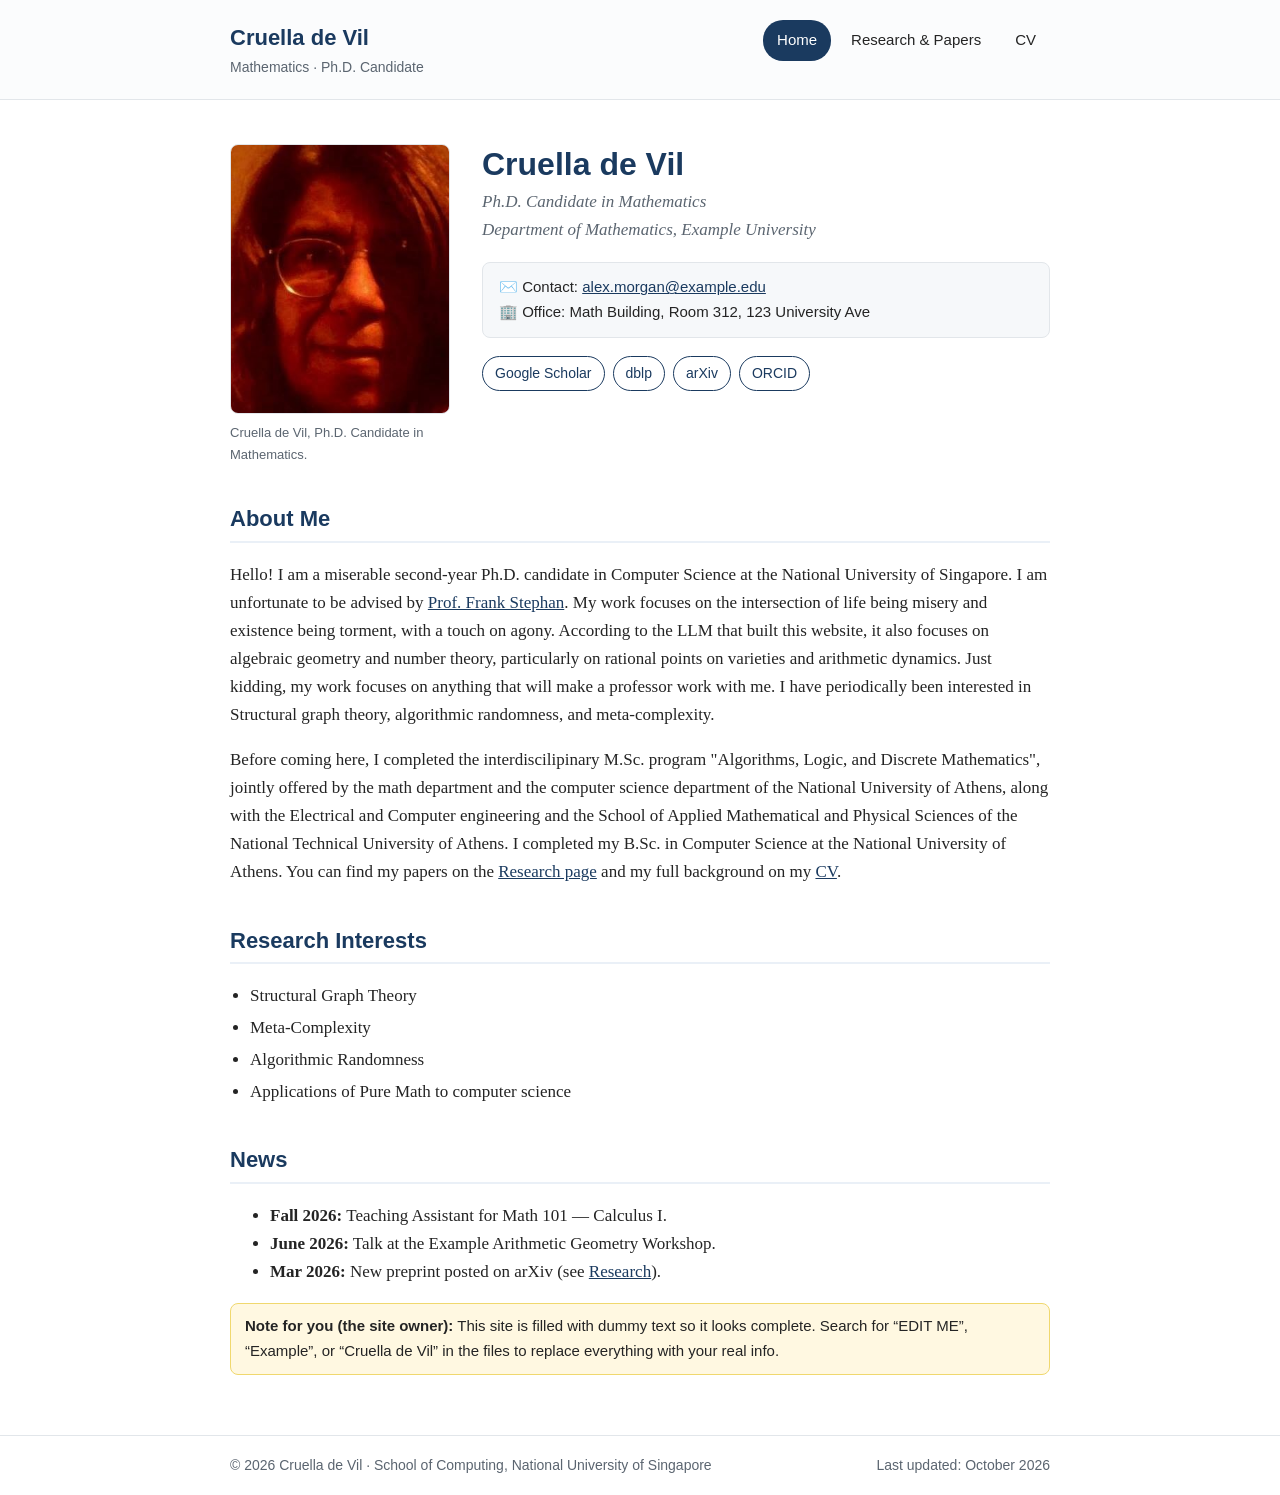
<file: index.html>
<!DOCTYPE html>
<html lang="en">
<head>
  <meta charset="UTF-8" />
  <meta name="viewport" content="width=device-width, initial-scale=1.0" />
  <title>Cruella de Vil — Mathematics PhD Candidate</title>
  <meta name="description" content="Personal academic page of Cruella de Vil, PhD in Mathematics. Research interests, papers, and CV." />
  <link rel="stylesheet" href="styles.css" />
</head>
<body>

  <header class="site-header">
    <div class="site-header-inner">
      <a class="site-title" href="index.html">
        Cruella de Vil
        <small>Mathematics · Ph.D. Candidate</small>
      </a>
      <nav class="main-nav">
        <a href="index.html" class="active">Home</a>
        <a href="research.html">Research & Papers</a>
        <a href="cv.html">CV</a>
      </nav>
    </div>
  </header>

  <main>
    <!-- EDIT ME: Replace the name, photo, and text below with your own. -->
    <div class="profile">
      <div class="profile-photo">
        <!-- Your personal photo. Placeholder kept as profile-placeholder.svg for future use. -->
        <img src="image.jpeg" alt="Portrait photo of Cruella de Vil" />
        <div class="photo-caption">Cruella de Vil, Ph.D. Candidate in Mathematics.</div>
      </div>

      <div class="profile-info">
        <h1 class="name">Cruella de Vil</h1>
        <p class="position">Ph.D. Candidate in Mathematics<br />Department of Mathematics, Example University</p>

        <div class="contact-box">
          ✉️ Contact: <a href="mailto:alex.morgan@example.edu">alex.morgan@example.edu</a><br />
          🏢 Office: Math Building, Room 312, 123 University Ave
        </div>

        <div class="links-row">
          <a href="https://scholar.google.com/" target="_blank" rel="noopener">Google Scholar</a>
          <a href="https://dblp.org/" target="_blank" rel="noopener">dblp</a>
          <a href="https://arxiv.org/" target="_blank" rel="noopener">arXiv</a>
          <a href="https://orcid.org/" target="_blank" rel="noopener">ORCID</a>
        </div>
      </div>
    </div>

    <h2>About Me</h2>
    <p>
       Hello! I am a miserable second-year Ph.D. candidate in Computer Science at the National University of Singapore. I am unfortunate to be
      advised by <a href="#">Prof. Frank Stephan</a>. My work focuses on the intersection of life being misery and existence being torment, with a touch on agony. 
	  According to the LLM that built this website, it also focuses on
      algebraic geometry and number theory, particularly on rational points on varieties
      and arithmetic dynamics. Just kidding, my work focuses on anything that will make a professor work with me. I have periodically been interested in Structural graph
	  theory, algorithmic randomness, and meta-complexity.

    </p>
    <p>
      Before coming here, I completed the interdiscilipinary M.Sc. program "Algorithms, Logic, and Discrete Mathematics", jointly offered by 
	  the math department and 
	  the computer science department of the National University of Athens, along with 
	  the Electrical and Computer engineering and 
	  the School of Applied Mathematical and Physical Sciences of the National Technical University of Athens.
	  
      I completed my B.Sc. in Computer Science at the National University of Athens. You can find my papers on the
      <a href="research.html">Research page</a> and my full background on my <a href="cv.html">CV</a>.
    </p>

    <h2>Research Interests</h2>
    <ul class="interests">
      <li>Structural Graph Theory</li>
      <li>Meta-Complexity</li>
      <li>Algorithmic Randomness</li>
      <li>Applications of Pure Math to computer science</li>
    </ul>

    <h2>News</h2>
    <ul>
      <li><strong>Fall 2026:</strong> Teaching Assistant for Math 101 — Calculus I.</li>
      <li><strong>June 2026:</strong> Talk at the Example Arithmetic Geometry Workshop.</li>
      <li><strong>Mar 2026:</strong> New preprint posted on arXiv (see <a href="research.html">Research</a>).</li>
    </ul>

    <div class="notice">
      <strong>Note for you (the site owner):</strong> This site is filled with dummy text so it looks complete.
      Search for “EDIT ME”, “Example”, or “Cruella de Vil” in the files to replace everything with your real info.
    </div>
  </main>

  <footer>
    <div class="inner">
      <span>© 2026 Cruella de Vil · School of Computing, National University of Singapore</span>
      <span>Last updated: October 2026</span>
    </div>
  </footer>

</body>
</html>
</file>
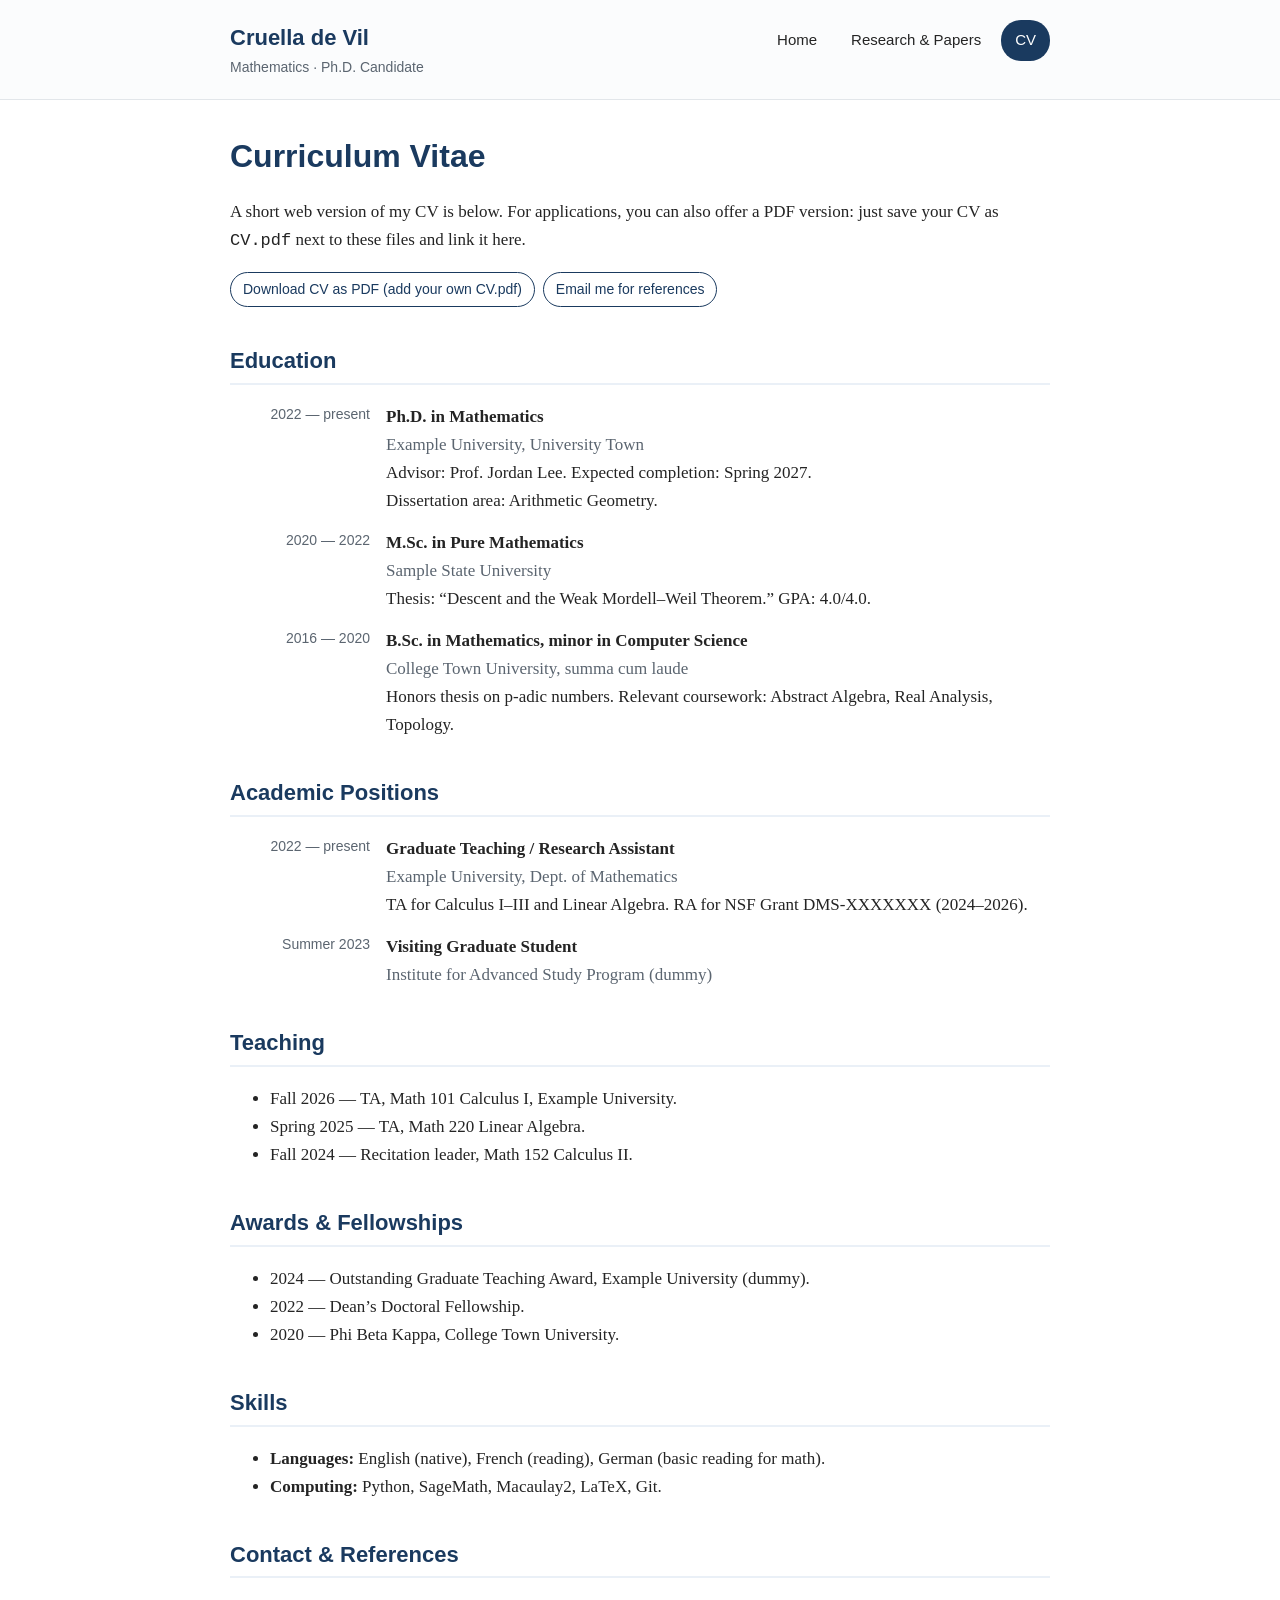
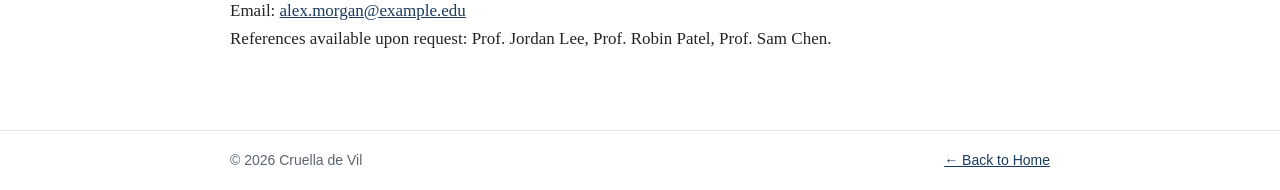
<file: cv.html>
<!DOCTYPE html>
<html lang="en">
<head>
  <meta charset="UTF-8" />
  <meta name="viewport" content="width=device-width, initial-scale=1.0" />
  <title>CV — Cruella de Vil</title>
  <link rel="stylesheet" href="styles.css" />
</head>
<body>

  <header class="site-header">
    <div class="site-header-inner">
      <a class="site-title" href="index.html">
        Cruella de Vil
        <small>Mathematics · Ph.D. Candidate</small>
      </a>
      <nav class="main-nav">
        <a href="index.html">Home</a>
        <a href="research.html">Research & Papers</a>
        <a href="cv.html" class="active">CV</a>
      </nav>
    </div>
  </header>

  <main>
    <h1>Curriculum Vitae</h1>
    <p>
      A short web version of my CV is below. For applications, you can also offer a PDF version:
      just save your CV as <code>CV.pdf</code> next to these files and link it here.
    </p>
    <div class="links-row">
      <a href="CV.pdf">Download CV as PDF (add your own CV.pdf)</a>
      <a href="mailto:alex.morgan@example.edu">Email me for references</a>
    </div>

    <!-- EDIT ME: replace all dummy entries below with your real history. -->

    <h2>Education</h2>
    <div class="cv-section">
      <div class="cv-item">
        <div class="cv-date">2022 — present</div>
        <div class="cv-detail">
          <strong>Ph.D. in Mathematics</strong>
          <span class="institution">Example University, University Town</span><br />
          Advisor: Prof. Jordan Lee. Expected completion: Spring 2027.<br />
          Dissertation area: Arithmetic Geometry.
        </div>
      </div>
      <div class="cv-item">
        <div class="cv-date">2020 — 2022</div>
        <div class="cv-detail">
          <strong>M.Sc. in Pure Mathematics</strong>
          <span class="institution">Sample State University</span><br />
          Thesis: “Descent and the Weak Mordell–Weil Theorem.” GPA: 4.0/4.0.
        </div>
      </div>
      <div class="cv-item">
        <div class="cv-date">2016 — 2020</div>
        <div class="cv-detail">
          <strong>B.Sc. in Mathematics, minor in Computer Science</strong>
          <span class="institution">College Town University, summa cum laude</span><br />
          Honors thesis on p-adic numbers. Relevant coursework: Abstract Algebra, Real Analysis, Topology.
        </div>
      </div>
    </div>

    <h2>Academic Positions</h2>
    <div class="cv-section">
      <div class="cv-item">
        <div class="cv-date">2022 — present</div>
        <div class="cv-detail">
          <strong>Graduate Teaching / Research Assistant</strong>
          <span class="institution">Example University, Dept. of Mathematics</span><br />
          TA for Calculus I–III and Linear Algebra. RA for NSF Grant DMS-XXXXXXX (2024–2026).
        </div>
      </div>
      <div class="cv-item">
        <div class="cv-date">Summer 2023</div>
        <div class="cv-detail">
          <strong>Visiting Graduate Student</strong>
          <span class="institution">Institute for Advanced Study Program (dummy)</span>
        </div>
      </div>
    </div>

    <h2>Teaching</h2>
    <ul>
      <li>Fall 2026 — TA, Math 101 Calculus I, Example University.</li>
      <li>Spring 2025 — TA, Math 220 Linear Algebra.</li>
      <li>Fall 2024 — Recitation leader, Math 152 Calculus II.</li>
    </ul>

    <h2>Awards & Fellowships</h2>
    <ul>
      <li>2024 — Outstanding Graduate Teaching Award, Example University (dummy).</li>
      <li>2022 — Dean’s Doctoral Fellowship.</li>
      <li>2020 — Phi Beta Kappa, College Town University.</li>
    </ul>

    <h2>Skills</h2>
    <ul>
      <li><strong>Languages:</strong> English (native), French (reading), German (basic reading for math).</li>
      <li><strong>Computing:</strong> Python, SageMath, Macaulay2, LaTeX, Git.</li>
    </ul>

    <h2>Contact & References</h2>
    <p>
      Email: <a href="mailto:alex.morgan@example.edu">alex.morgan@example.edu</a><br />
      References available upon request: Prof. Jordan Lee, Prof. Robin Patel, Prof. Sam Chen.
    </p>
  </main>

  <footer>
    <div class="inner">
      <span>© 2026 Cruella de Vil</span>
      <span><a href="index.html">← Back to Home</a></span>
    </div>
  </footer>

</body>
</html>
</file>
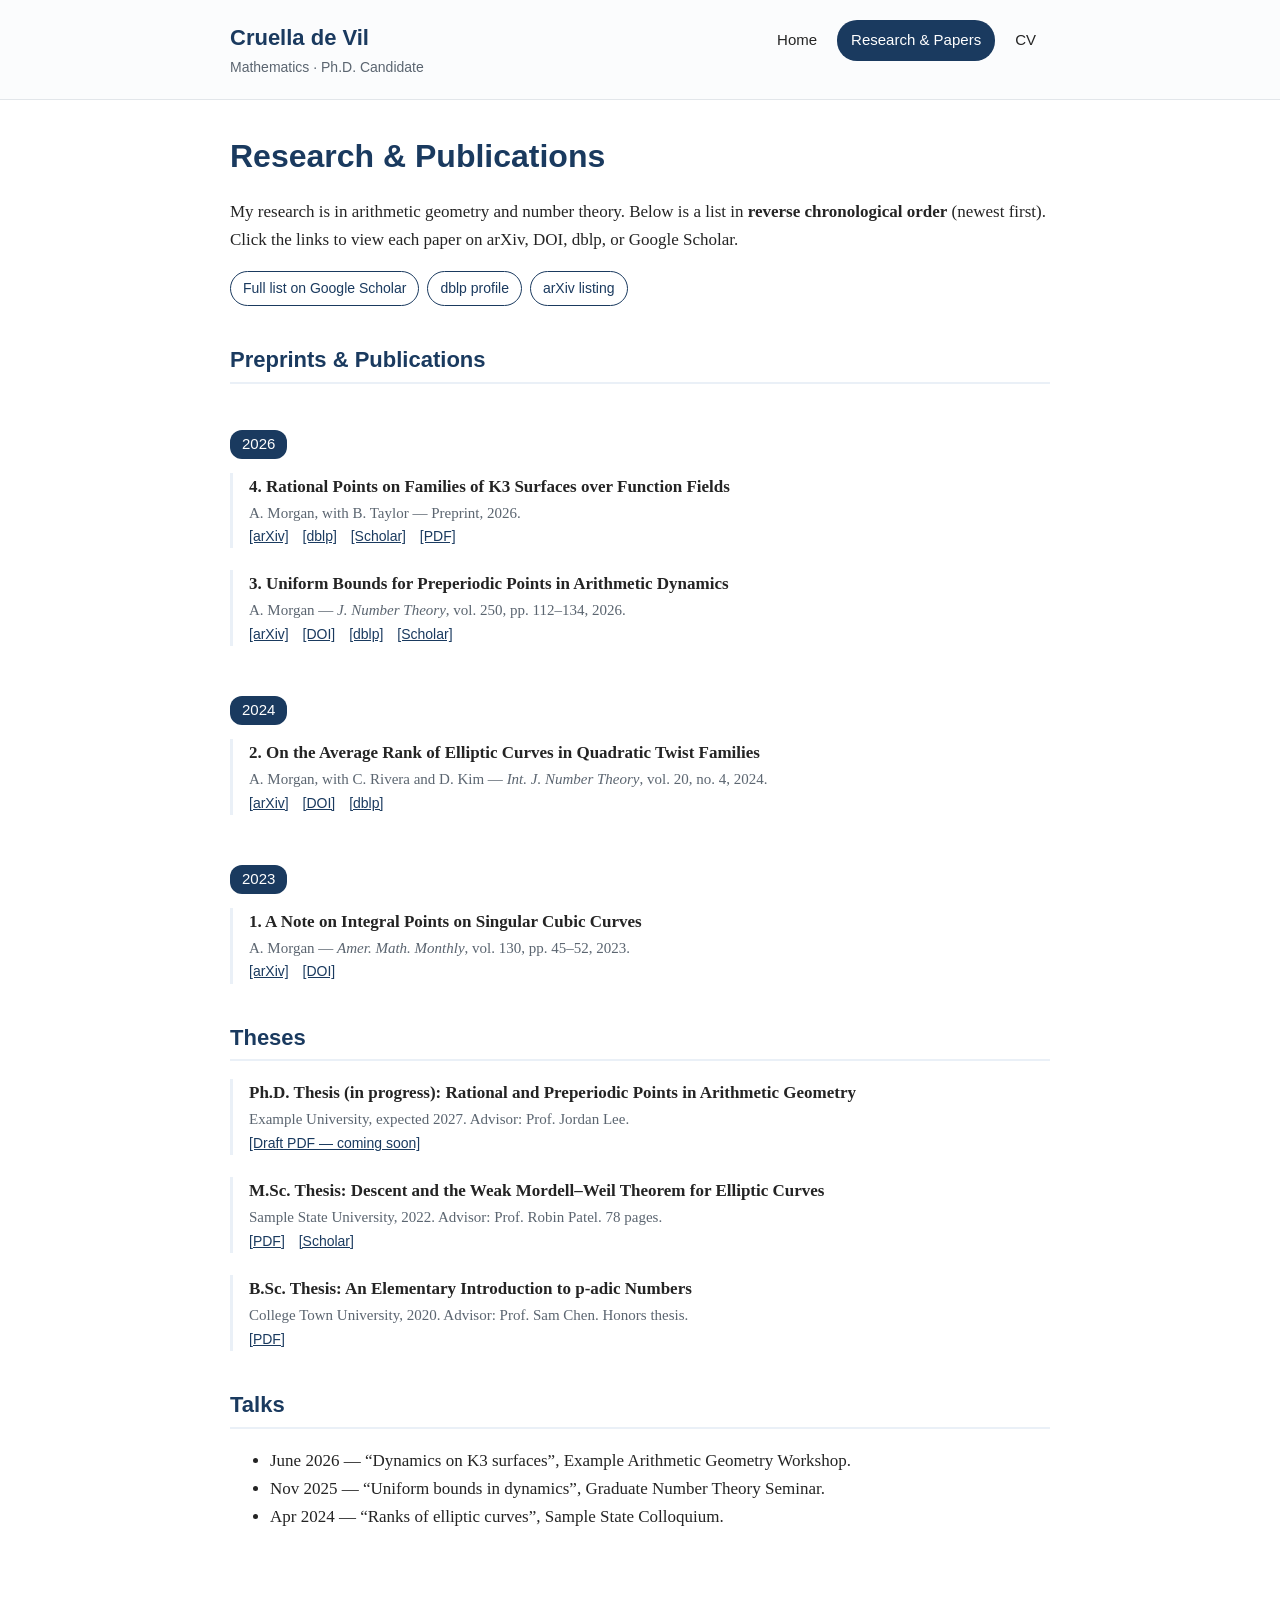
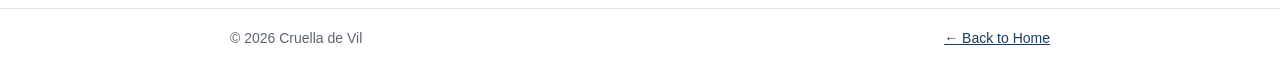
<file: research.html>
<!DOCTYPE html>
<html lang="en">
<head>
  <meta charset="UTF-8" />
  <meta name="viewport" content="width=device-width, initial-scale=1.0" />
  <title>Research & Papers — Cruella de Vil</title>
  <link rel="stylesheet" href="styles.css" />
</head>
<body>

  <header class="site-header">
    <div class="site-header-inner">
      <a class="site-title" href="index.html">
        Cruella de Vil
        <small>Mathematics · Ph.D. Candidate</small>
      </a>
      <nav class="main-nav">
        <a href="index.html">Home</a>
        <a href="research.html" class="active">Research & Papers</a>
        <a href="cv.html">CV</a>
      </nav>
    </div>
  </header>

  <main>
    <h1>Research & Publications</h1>
    <p>
      My research is in arithmetic geometry and number theory. Below is a list in
      <strong>reverse chronological order</strong> (newest first). Click the links to view
      each paper on arXiv, DOI, dblp, or Google Scholar.
    </p>

    <div class="links-row">
      <a href="https://scholar.google.com/" target="_blank" rel="noopener">Full list on Google Scholar</a>
      <a href="https://dblp.org/" target="_blank" rel="noopener">dblp profile</a>
      <a href="https://arxiv.org/" target="_blank" rel="noopener">arXiv listing</a>
    </div>

    <h2>Preprints & Publications</h2>

    <!-- EDIT ME: replace these dummy entries with your real papers. Keep newest first. -->
    <div class="year-heading">2026</div>

    <div class="paper">
      <div class="paper-title">4. Rational Points on Families of K3 Surfaces over Function Fields</div>
      <div class="paper-meta">A. Morgan, with B. Taylor — Preprint, 2026.</div>
      <div class="paper-links">
        <a href="https://arxiv.org/abs/2401.00004" target="_blank" rel="noopener">[arXiv]</a>
        <a href="https://dblp.org/" target="_blank" rel="noopener">[dblp]</a>
        <a href="https://scholar.google.com/" target="_blank" rel="noopener">[Scholar]</a>
        <a href="#">[PDF]</a>
      </div>
    </div>

    <div class="paper">
      <div class="paper-title">3. Uniform Bounds for Preperiodic Points in Arithmetic Dynamics</div>
      <div class="paper-meta">A. Morgan — <em>J. Number Theory</em>, vol. 250, pp. 112–134, 2026.</div>
      <div class="paper-links">
        <a href="https://arxiv.org/abs/2401.00003" target="_blank" rel="noopener">[arXiv]</a>
        <a href="https://doi.org/10.1000/example3" target="_blank" rel="noopener">[DOI]</a>
        <a href="https://dblp.org/" target="_blank" rel="noopener">[dblp]</a>
        <a href="https://scholar.google.com/" target="_blank" rel="noopener">[Scholar]</a>
      </div>
    </div>

    <div class="year-heading">2024</div>

    <div class="paper">
      <div class="paper-title">2. On the Average Rank of Elliptic Curves in Quadratic Twist Families</div>
      <div class="paper-meta">A. Morgan, with C. Rivera and D. Kim — <em>Int. J. Number Theory</em>, vol. 20, no. 4, 2024.</div>
      <div class="paper-links">
        <a href="https://arxiv.org/abs/2401.00002" target="_blank" rel="noopener">[arXiv]</a>
        <a href="https://doi.org/10.1000/example2" target="_blank" rel="noopener">[DOI]</a>
        <a href="https://dblp.org/" target="_blank" rel="noopener">[dblp]</a>
      </div>
    </div>

    <div class="year-heading">2023</div>

    <div class="paper">
      <div class="paper-title">1. A Note on Integral Points on Singular Cubic Curves</div>
      <div class="paper-meta">A. Morgan — <em>Amer. Math. Monthly</em>, vol. 130, pp. 45–52, 2023.</div>
      <div class="paper-links">
        <a href="https://arxiv.org/abs/2401.00001" target="_blank" rel="noopener">[arXiv]</a>
        <a href="https://doi.org/10.1000/example1" target="_blank" rel="noopener">[DOI]</a>
      </div>
    </div>

    <h2>Theses</h2>

    <div class="paper">
      <div class="paper-title">Ph.D. Thesis (in progress): Rational and Preperiodic Points in Arithmetic Geometry</div>
      <div class="paper-meta">Example University, expected 2027. Advisor: Prof. Jordan Lee.</div>
      <div class="paper-links"><a href="#">[Draft PDF — coming soon]</a></div>
    </div>

    <div class="paper">
      <div class="paper-title">M.Sc. Thesis: Descent and the Weak Mordell–Weil Theorem for Elliptic Curves</div>
      <div class="paper-meta">Sample State University, 2022. Advisor: Prof. Robin Patel. 78 pages.</div>
      <div class="paper-links">
        <a href="#">[PDF]</a>
        <a href="https://scholar.google.com/" target="_blank" rel="noopener">[Scholar]</a>
      </div>
    </div>

    <div class="paper">
      <div class="paper-title">B.Sc. Thesis: An Elementary Introduction to p-adic Numbers</div>
      <div class="paper-meta">College Town University, 2020. Advisor: Prof. Sam Chen. Honors thesis.</div>
      <div class="paper-links"><a href="#">[PDF]</a></div>
    </div>

    <h2>Talks</h2>
    <ul>
      <li>June 2026 — “Dynamics on K3 surfaces”, Example Arithmetic Geometry Workshop.</li>
      <li>Nov 2025 — “Uniform bounds in dynamics”, Graduate Number Theory Seminar.</li>
      <li>Apr 2024 — “Ranks of elliptic curves”, Sample State Colloquium.</li>
    </ul>
  </main>

  <footer>
    <div class="inner">
      <span>© 2026 Cruella de Vil</span>
      <span><a href="index.html">← Back to Home</a></span>
    </div>
  </footer>

</body>
</html>
</file>
<file: styles.css>
/* Academic personal site — simple, professional, no framework needed.
   To change colors, edit the variables below. */

:root {
  --bg: #ffffff;
  --text: #242424;
  --muted: #5b6570;
  --accent: #1a3a5f; /* classic academic navy */
  --accent-light: #eaf0f7;
  --border: #e2e6ea;
  --max-width: 860px;
}

* { box-sizing: border-box; }

body {
  margin: 0;
  background: var(--bg);
  color: var(--text);
  font-family: Georgia, 'Times New Roman', Times, serif;
  font-size: 17px;
  line-height: 1.65;
}

a { color: var(--accent); }
a:hover { text-decoration-thickness: 2px; }

/* Top bar */
.site-header {
  border-bottom: 1px solid var(--border);
  background: #fbfcfd;
}

.site-header-inner {
  max-width: var(--max-width);
  margin: 0 auto;
  padding: 20px;
  display: flex;
  flex-wrap: wrap;
  align-items: baseline;
  justify-content: space-between;
  gap: 12px;
}

.site-title {
  font-size: 22px;
  font-weight: bold;
  color: var(--accent);
  text-decoration: none;
  font-family: -apple-system, BlinkMacSystemFont, "Segoe UI", Helvetica, Arial, sans-serif;
}
.site-title small {
  display: block;
  font-size: 14px;
  font-weight: normal;
  color: var(--muted);
}

nav.main-nav { display: flex; gap: 6px; flex-wrap: wrap; }
nav.main-nav a {
  font-family: -apple-system, BlinkMacSystemFont, "Segoe UI", Helvetica, Arial, sans-serif;
  font-size: 15px;
  text-decoration: none;
  padding: 8px 14px;
  border-radius: 20px;
  color: var(--text);
}
nav.main-nav a:hover { background: var(--accent-light); }
nav.main-nav a.active {
  background: var(--accent);
  color: white;
}

/* Page layout */
main {
  max-width: var(--max-width);
  margin: 0 auto;
  padding: 36px 20px 60px;
}

footer {
  border-top: 1px solid var(--border);
  color: var(--muted);
  font-size: 14px;
  font-family: -apple-system, sans-serif;
}
footer .inner {
  max-width: var(--max-width);
  margin: 0 auto;
  padding: 18px 20px;
  display: flex;
  justify-content: space-between;
  flex-wrap: wrap;
  gap: 8px;
}

h1, h2, h3 {
  font-family: -apple-system, BlinkMacSystemFont, "Segoe UI", Helvetica, Arial, sans-serif;
  color: var(--accent);
  line-height: 1.25;
}
h1 { font-size: 32px; margin-top: 0; }
h2 {
  font-size: 22px;
  margin-top: 40px;
  padding-bottom: 8px;
  border-bottom: 2px solid var(--accent-light);
}
h3 { font-size: 18px; }

/* Home page profile layout */
.profile {
  display: flex;
  gap: 32px;
  align-items: flex-start;
  margin-top: 8px;
}
.profile-photo {
  flex: 0 0 220px;
}
.profile-photo img {
  width: 220px;
  height: 270px;
  object-fit: cover;
  border-radius: 8px;
  border: 1px solid var(--border);
  background: #eee;
  display: block;
}
.photo-caption {
  font-size: 13px;
  color: var(--muted);
  margin-top: 8px;
  font-family: -apple-system, sans-serif;
}
.profile-info { flex: 1; min-width: 0; }
.profile-info .name { margin-bottom: 4px; }
.profile-info .position {
  color: var(--muted);
  margin-top: 0;
  font-style: italic;
}
.contact-box {
  background: #f6f8fa;
  border: 1px solid var(--border);
  border-radius: 8px;
  padding: 12px 16px;
  font-family: -apple-system, sans-serif;
  font-size: 15px;
  margin: 18px 0;
}
.contact-box a { word-break: break-all; }

.links-row {
  display: flex;
  flex-wrap: wrap;
  gap: 8px;
  margin: 12px 0;
}
.links-row a {
  font-family: -apple-system, sans-serif;
  font-size: 14px;
  text-decoration: none;
  border: 1px solid var(--accent);
  border-radius: 20px;
  padding: 5px 12px;
}
.links-row a:hover { background: var(--accent); color: white; }

ul.interests { padding-left: 20px; }
ul.interests li { margin-bottom: 4px; }

/* Papers list */
.paper {
  margin-bottom: 22px;
  padding-left: 16px;
  border-left: 3px solid var(--accent-light);
}
.paper-title { font-weight: bold; font-size: 17px; }
.paper-meta { color: var(--muted); font-size: 15px; }
.paper-links { font-family: -apple-system, sans-serif; font-size: 14px; }
.paper-links a { margin-right: 10px; }
.year-heading {
  font-family: -apple-system, sans-serif;
  background: var(--accent);
  color: white;
  display: inline-block;
  padding: 2px 12px;
  border-radius: 12px;
  font-size: 15px;
  margin: 28px 0 14px;
}

/* CV */
.cv-section { margin-bottom: 10px; }
.cv-item {
  display: flex;
  gap: 16px;
  margin-bottom: 14px;
}
.cv-date {
  flex: 0 0 140px;
  color: var(--muted);
  font-family: -apple-system, sans-serif;
  font-size: 14px;
  text-align: right;
}
.cv-detail { flex: 1; }
.cv-detail strong { display: block; }
.cv-detail span.institution { color: var(--muted); }

.notice {
  background: #fff8e1;
  border: 1px solid #f0d86e;
  border-radius: 8px;
  padding: 10px 14px;
  font-size: 15px;
  font-family: -apple-system, sans-serif;
}

/* Mobile */
@media (max-width: 640px) {
  .profile { flex-direction: column; }
  .profile-photo img { width: 180px; height: 220px; }
  .cv-item { flex-direction: column; gap: 2px; }
  .cv-date { text-align: left; }
}
</file>
